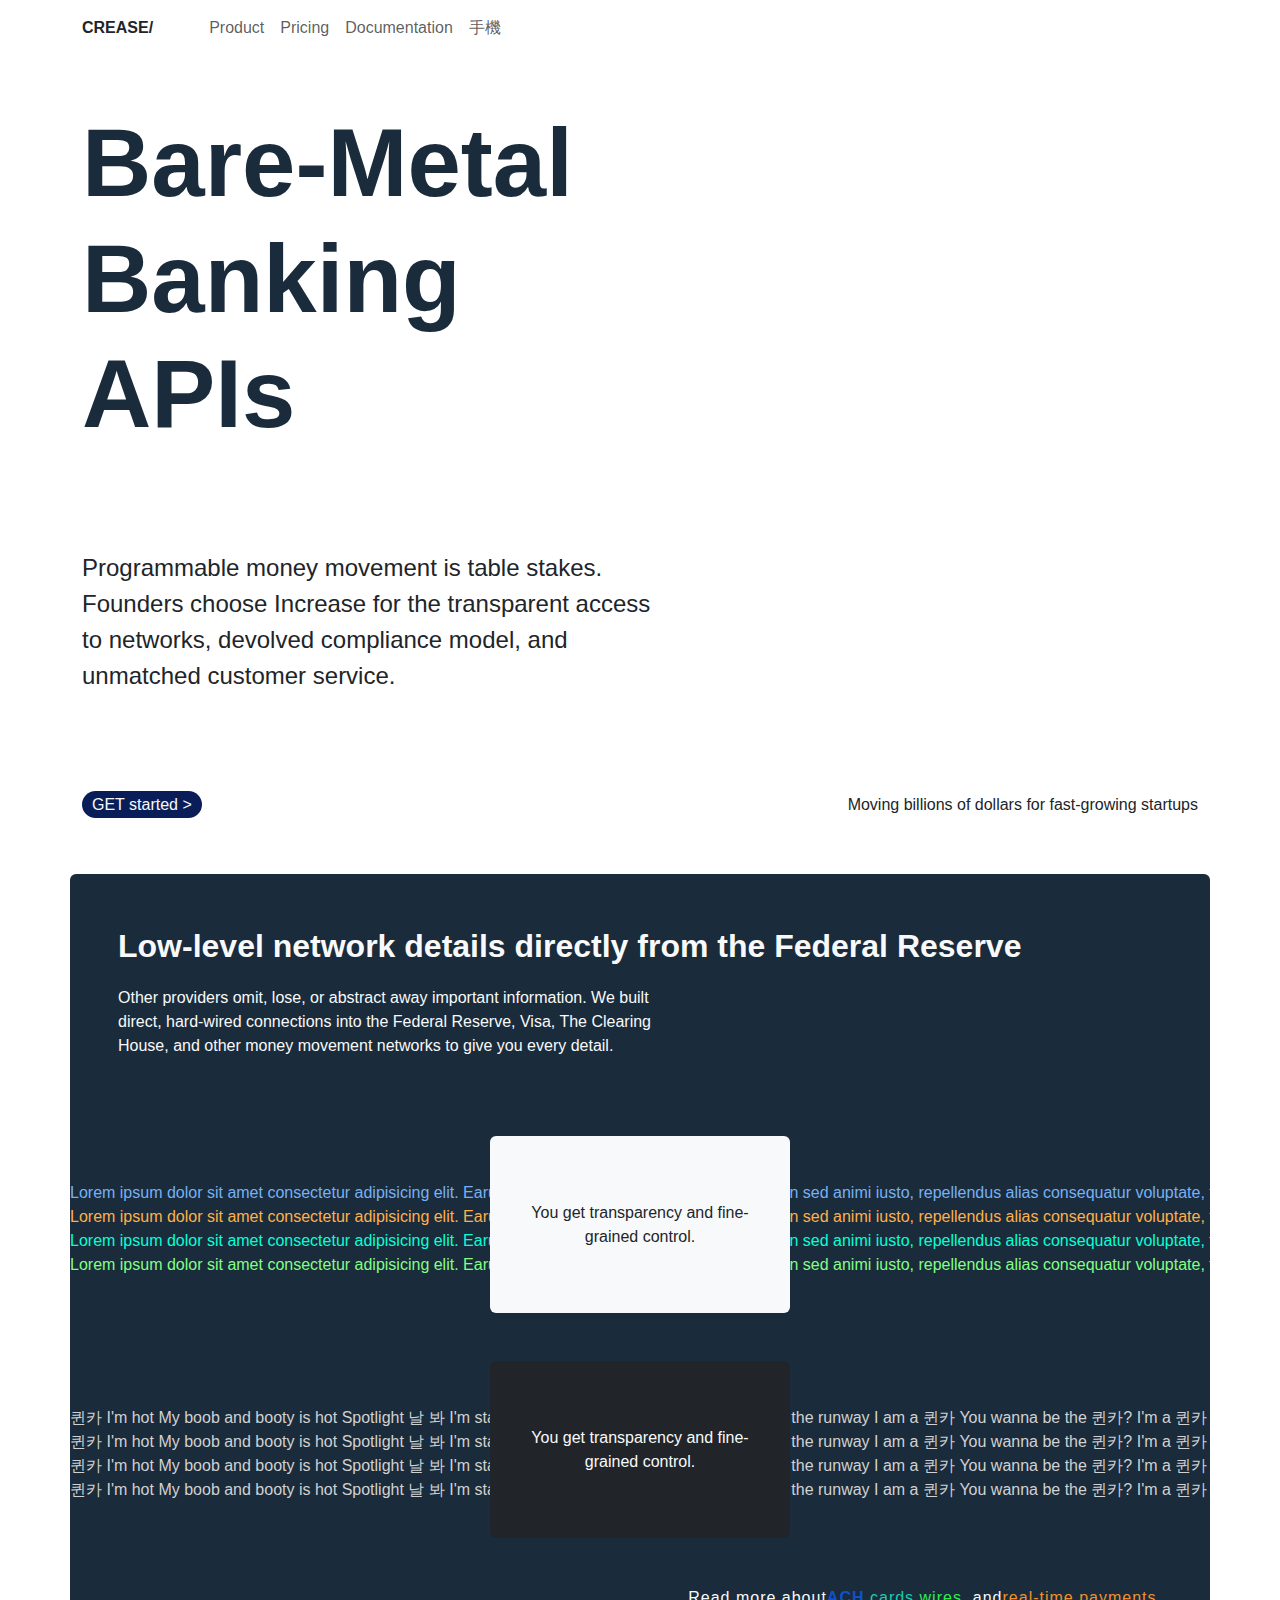
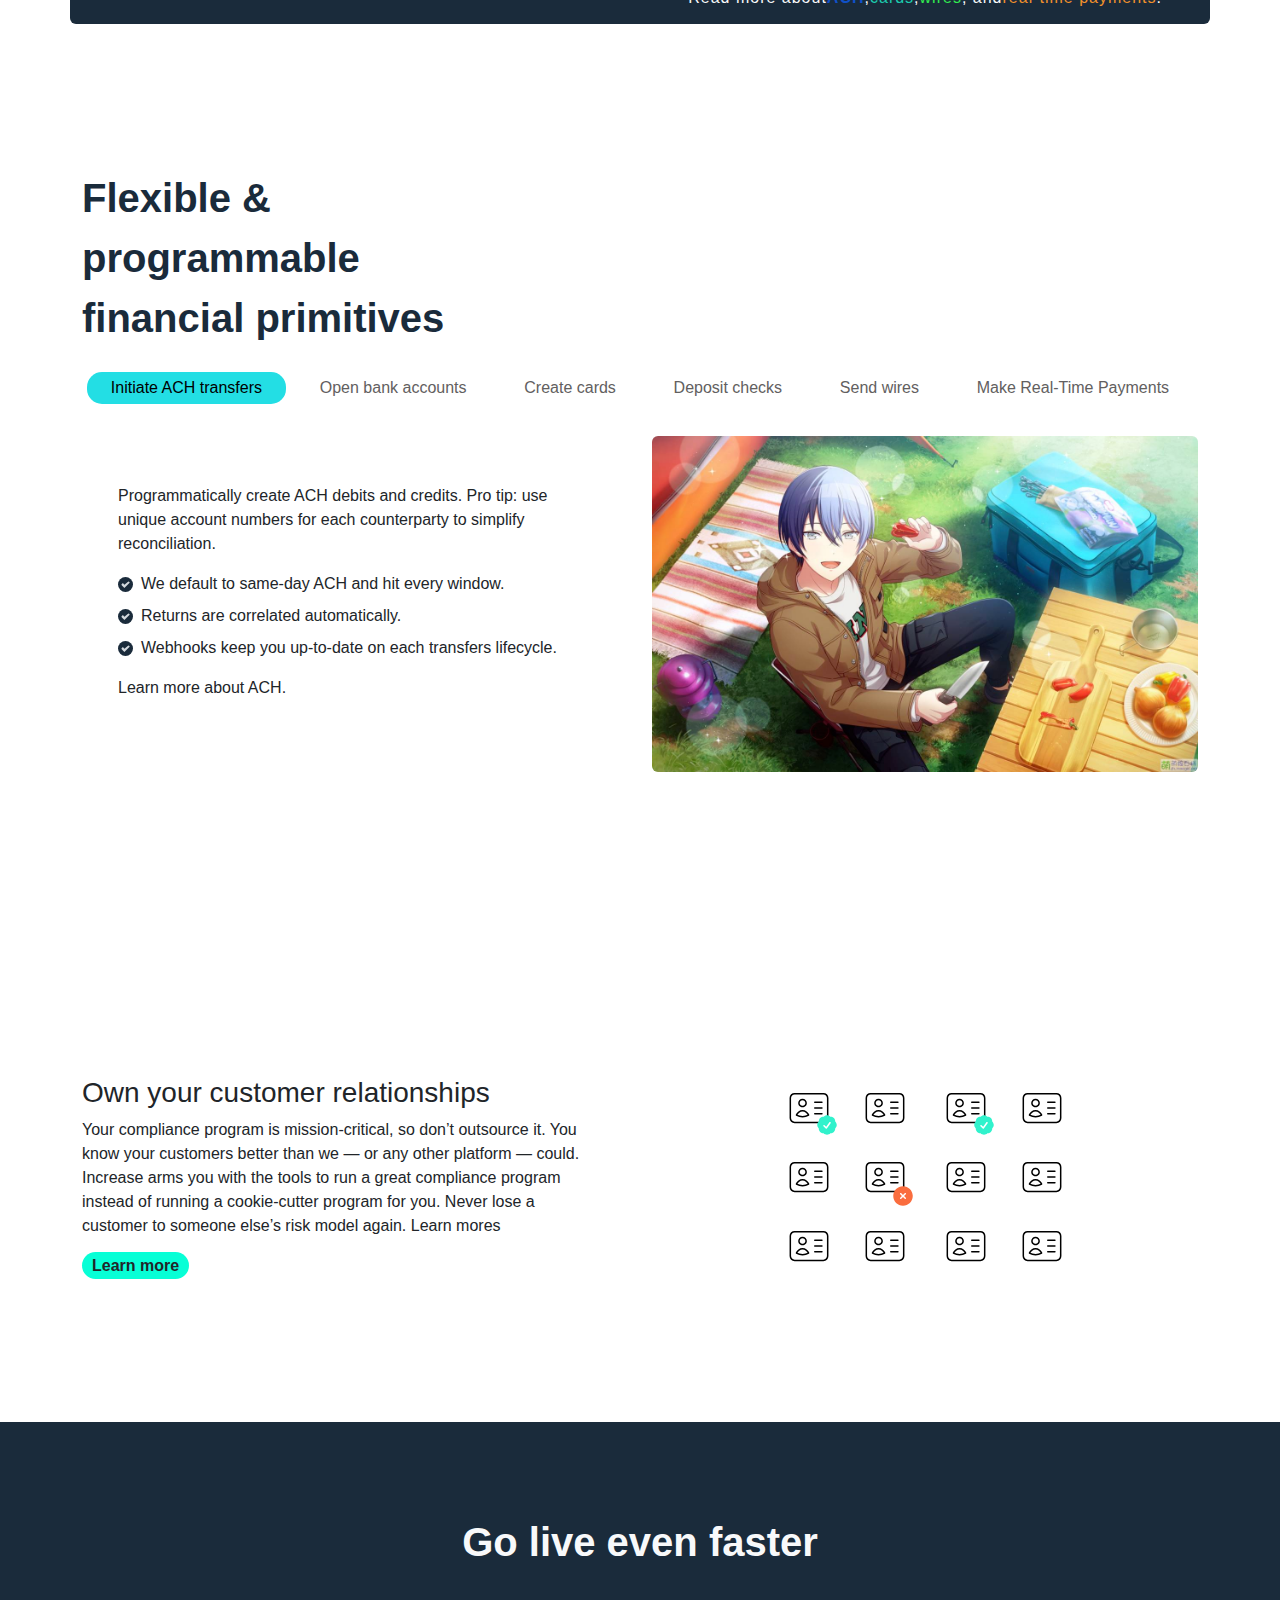
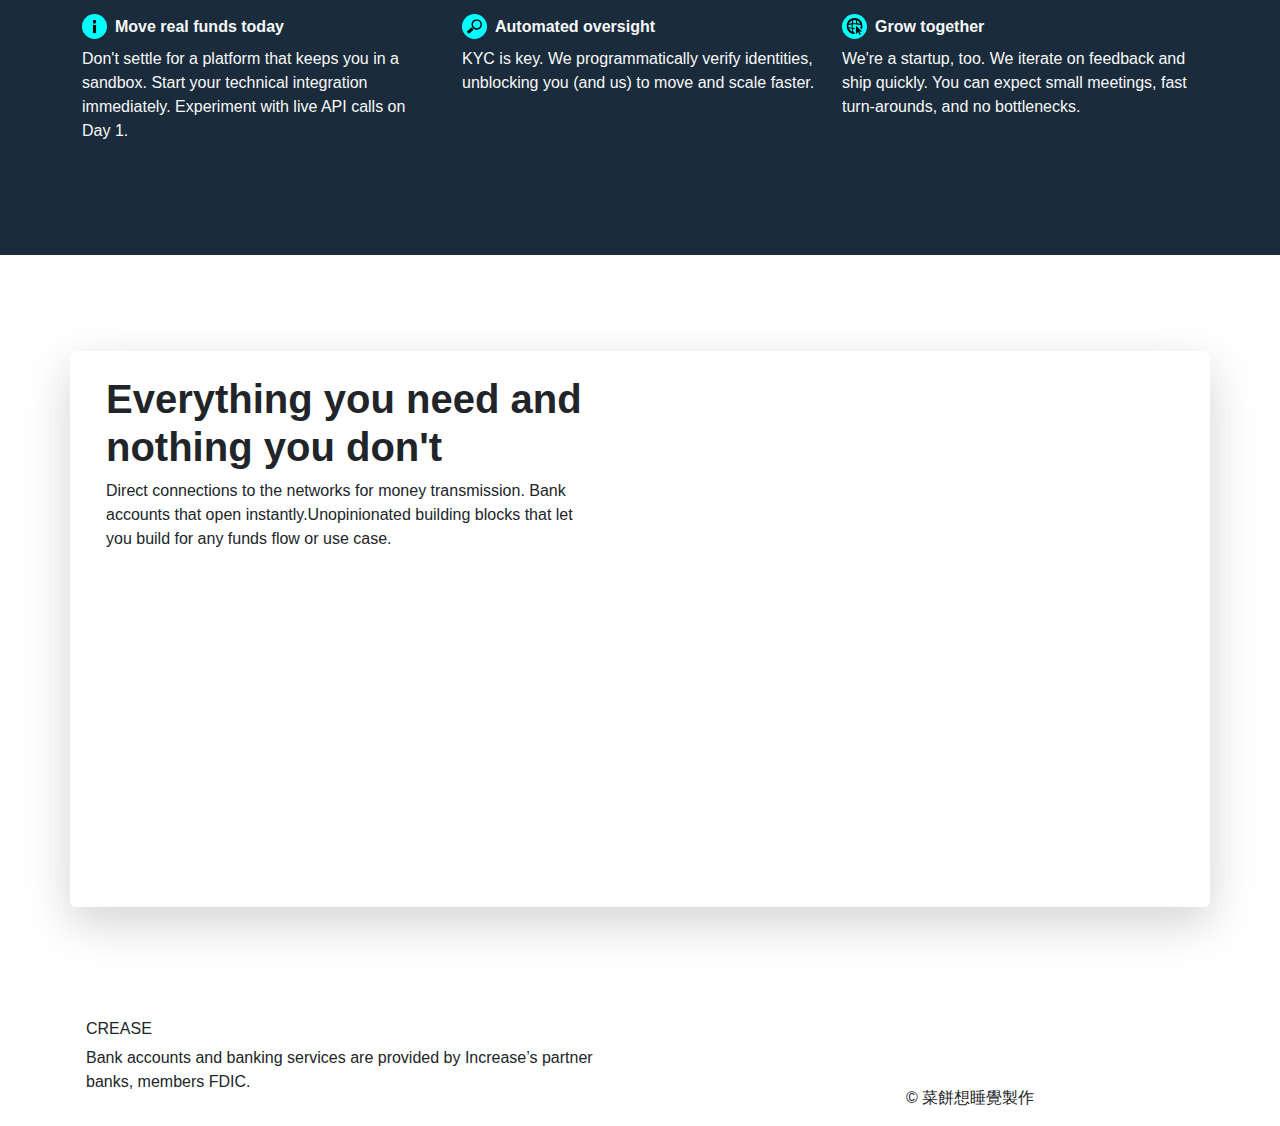
<file: index.html>
<!DOCTYPE html>
<html lang="en">

<head>
    <meta charset="UTF-8">
    <meta name="viewport" content="width=device-width, initial-scale=1.0">
    <title>Document</title>
    <link rel="stylesheet" href="./css/bootstrap.min.css">
    <link rel="stylesheet" href="./css/index.css">
    <link href="https://unpkg.com/aos@2.3.1/dist/aos.css" rel="stylesheet">
    <script src="./js/bootstrap.min.js"></script>
    <script src="./js/jquery-3.6.1.min.js"></script>
    <script src="https://unpkg.com/aos@2.3.1/dist/aos.js"></script>
</head>

<body>
    <header>
        <nav class="navbar navbar-expand-lg">
            <div class="container">
                <div class="nanbar-brand fw-bold">CREASE/</div>
                <button type="button" class="navbar-toggler" data-bs-toggle="collapse" data-bs-target="#nav">
                    <span class="navbar-toggler-icon"></span>
                </button>
                <div class="collapse navbar-collapse ms-5" id="nav">
                    <ul class="navbar-nav">
                        <li class="nav-item">
                            <a href="" class="nav-link">Product</a>
                        </li>
                        <li class="nav-item">
                            <a href="" class="nav-link">Pricing</a>
                        </li>
                        <li class="nav-item">
                            <a href="" class="nav-link">Documentation</a>
                        </li>
                        <li class="nav-item">
                            <a href="" class="nav-link"
                                onclick="window.open('index.html','_blank','top=50,left=50,width=500px,height=700px')">手機</a>
                        </li>
                    </ul>
                </div>
            </div>
        </nav>
    </header>
    <section class="container pt-2">
        <div class="row cover justify-content-center align-items-center">
            <h1 class="fw-bold mb-3 cover-title" style="color: #1a2b3b;">
                Bare-Metal <br>
                Banking <br>
                APIs
            </h1>
            <article class="lh-base fs-4">
                Programmable money movement is table stakes. <br>
                Founders choose Increase for the transparent access<br>
                to networks, devolved compliance model, and <br>
                unmatched customer service.
            </article>
            <div class="col-lg-6 my-3">
                <div>
                    <a href="" class="cover-link text-light fs-6">GET started ></a>
                </div>
            </div>
            <div class="col-lg-6 my-3">
                <span class="d-flex justify-content-end align-items-end">
                    Moving billions of dollars for fast-growing startups
                </span>
            </div>

        </div>
    </section>
    <section class="mb-5">
        <div class="container">
            <div class="row body2-bg rounded">
                <div class="col-12 p-5  text-light ">
                    <div class="fw-bold fs-2 w-auto">
                        Low-level network details directly from the Federal Reserve
                    </div>
                    <div class="w-auto my-3">
                        Other providers omit, lose, or abstract away important information. We built <br>
                        direct, hard-wired connections into the Federal Reserve, Visa, The Clearing <br>
                        House, and other money movement networks to give you every detail.
                    </div>
                </div>
                <div class="col-12 d-flex justify-content-between align-items-center run_container flex-column"
                    style="overflow: hidden;">
                    <div class="runbox text-light">
                        <div class="run_item">
                            <p class="my-0 run_text"  style="color: #76b1f4;">Lorem ipsum dolor sit amet consectetur adipisicing elit. Earum
                                consectetur
                                dolores optio odio
                                enim non sed animi iusto, repellendus alias consequatur voluptate, facere, facilis ut
                                numquam sint voluptatibus quis voluptatum?
                            </p>
                            <p class="my-0 run_text" style="color: rgb(255, 176, 73);">Lorem ipsum dolor sit amet consectetur adipisicing elit. Earum
                                consectetur
                                dolores optio odio
                                enim non sed animi iusto, repellendus alias consequatur voluptate, facere, facilis ut
                                numquam sint voluptatibus quis voluptatum?
                            </p>
                            <p class="my-0 run_text" style="color: #07ffd6;">Lorem ipsum dolor sit amet consectetur adipisicing elit. Earum
                                consectetur
                                dolores optio odio
                                enim non sed animi iusto, repellendus alias consequatur voluptate, facere, facilis ut
                                numquam sint voluptatibus quis voluptatum?
                            </p>
                            <p class="my-0 run_text" style="color: #83fe83;">Lorem ipsum dolor sit amet consectetur adipisicing elit. Earum
                                consectetur
                                dolores optio odio
                                enim non sed animi iusto, repellendus alias consequatur voluptate, facere, facilis ut
                                numquam sint voluptatibus quis voluptatum?
                            </p>
                        </div>
                        <div class="run_item">
                            <p class="my-0 run_text"  style="color: #76b1f4;">Lorem ipsum dolor sit amet consectetur adipisicing elit. Earum
                                consectetur
                                dolores optio odio
                                enim non sed animi iusto, repellendus alias consequatur voluptate, facere, facilis ut
                                numquam sint voluptatibus quis voluptatum?
                            </p>
                            <p class="my-0 run_text" style="color: rgb(255, 176, 73);">Lorem ipsum dolor sit amet consectetur adipisicing elit. Earum
                                consectetur
                                dolores optio odio
                                enim non sed animi iusto, repellendus alias consequatur voluptate, facere, facilis ut
                                numquam sint voluptatibus quis voluptatum?
                            </p>
                            <p class="my-0 run_text" style="color: #07ffd6;">Lorem ipsum dolor sit amet consectetur adipisicing elit. Earum
                                consectetur
                                dolores optio odio
                                enim non sed animi iusto, repellendus alias consequatur voluptate, facere, facilis ut
                                numquam sint voluptatibus quis voluptatum?
                            </p>
                            <p class="my-0 run_text" style="color: #83fe83;">Lorem ipsum dolor sit amet consectetur adipisicing elit. Earum
                                consectetur
                                dolores optio odio
                                enim non sed animi iusto, repellendus alias consequatur voluptate, facere, facilis ut
                                numquam sint voluptatibus quis voluptatum?
                            </p>
                        </div>

                    </div>
                    <div
                        class="body2-box bg-light text-dark rounded  d-flex justify-content-center align-items-center text-center item">
                        You get transparency and fine-grained control.
                    </div>
                    <div class="runbox2">
                        <div class="text-light">
                            <p class="m-0" style="color: #d1d1d1;">퀸카 I'm hot My boob and booty is hot Spotlight 날 봐 I'm star, star, star퀸카 I'm the top
                                I'm twerkin' on the runway I am a 퀸카 You wanna be the 퀸카? I'm a 퀸카 I'm a 퀸카 I'm a, I'm a, I'm a 퀸카
                                I'm a 퀸카 (take a photo) I'm a 퀸카 I'm a 퀸카 I'm a, I'm a, I'm a 퀸카 I'm a 퀸카
                            </p>
                            <p class="m-0" style="color: #d1d1d1;">퀸카 I'm hot My boob and booty is hot Spotlight 날 봐 I'm star, star, star퀸카 I'm the top
                                I'm twerkin' on the runway I am a 퀸카 You wanna be the 퀸카? I'm a 퀸카 I'm a 퀸카 I'm a, I'm a, I'm a 퀸카
                                I'm a 퀸카 (take a photo) I'm a 퀸카 I'm a 퀸카 I'm a, I'm a, I'm a 퀸카 I'm a 퀸카
                            </p>
                            <p class="m-0"  style="color: #d1d1d1;">퀸카 I'm hot My boob and booty is hot Spotlight 날 봐 I'm star, star, star퀸카 I'm the top
                                I'm twerkin' on the runway I am a 퀸카 You wanna be the 퀸카? I'm a 퀸카 I'm a 퀸카 I'm a, I'm a, I'm a 퀸카
                                I'm a 퀸카 (take a photo) I'm a 퀸카 I'm a 퀸카 I'm a, I'm a, I'm a 퀸카 I'm a 퀸카
                            </p>
                            <p class="m-0" style="color: #d1d1d1;">퀸카 I'm hot My boob and booty is hot Spotlight 날 봐 I'm star, star, star퀸카 I'm the top
                                I'm twerkin' on the runway I am a 퀸카 You wanna be the 퀸카? I'm a 퀸카 I'm a 퀸카 I'm a, I'm a, I'm a 퀸카
                                I'm a 퀸카 (take a photo) I'm a 퀸카 I'm a 퀸카 I'm a, I'm a, I'm a 퀸카 I'm a 퀸카
                            </p>
                            
                        </div>
                        <div class="text-light">
                            <p class="m-0" style="color: #76b1f4;">퀸카 I'm hot My boob and booty is hot Spotlight 날 봐 I'm star, star, star퀸카 I'm the top
                                I'm twerkin' on the runway I am a 퀸카 You wanna be the 퀸카? I'm a 퀸카 I'm a 퀸카 I'm a, I'm a, I'm a 퀸카
                                I'm a 퀸카 (take a photo) I'm a 퀸카 I'm a 퀸카 I'm a, I'm a, I'm a 퀸카 I'm a 퀸카
                            </p>
                            <p class="m-0" style="color: rgb(255, 176, 73);">퀸카 I'm hot My boob and booty is hot Spotlight 날 봐 I'm star, star, star퀸카 I'm the top
                                I'm twerkin' on the runway I am a 퀸카 You wanna be the 퀸카? I'm a 퀸카 I'm a 퀸카 I'm a, I'm a, I'm a 퀸카
                                I'm a 퀸카 (take a photo) I'm a 퀸카 I'm a 퀸카 I'm a, I'm a, I'm a 퀸카 I'm a 퀸카
                            </p>
                            <p class="m-0" style="color: #07ffd6;">퀸카 I'm hot My boob and booty is hot Spotlight 날 봐 I'm star, star, star퀸카 I'm the top
                                I'm twerkin' on the runway I am a 퀸카 You wanna be the 퀸카? I'm a 퀸카 I'm a 퀸카 I'm a, I'm a, I'm a 퀸카
                                I'm a 퀸카 (take a photo) I'm a 퀸카 I'm a 퀸카 I'm a, I'm a, I'm a 퀸카 I'm a 퀸카
                            </p>
                            <p class="m-0" style="color: #83fe83;">퀸카 I'm hot My boob and booty is hot Spotlight 날 봐 I'm star, star, star퀸카 I'm the top
                                I'm twerkin' on the runway I am a 퀸카 You wanna be the 퀸카? I'm a 퀸카 I'm a 퀸카 I'm a, I'm a, I'm a 퀸카
                                I'm a 퀸카 (take a photo) I'm a 퀸카 I'm a 퀸카 I'm a, I'm a, I'm a 퀸카 I'm a 퀸카
                            </p>
                        </div>
                    </div>
                    <div
                        class="body2-box bg-dark text-light rounded d-flex justify-content-center align-items-center my-5 text-center item">
                        You get transparency and fine-grained control.
                    </div>
                </div>
                <div class="col-12 text-light d-flex justify-content-end pe-5" style="letter-spacing: 1px;">
                    Read more about <span style="color: rgb(16, 81, 201);font-weight: 800;">ACH</span>,<span
                        style="color:#1ccdb0 ;">cards</span> ,<span style="color: rgb(49, 236, 80);">wires</span> , and
                    <span style="color: rgb(241, 145, 43);">real-time payments</span> .
                </div>
            </div>
        </div>
    </section>
    <section class="p-5">
        <div class="container body3-box my-lg-5 my-3" style=" overflow: hidden;">
            <div class="row ">
                <div class="col-12 fw-bold fs-1 mb-4" style="color: #1a2b3b;">
                    Flexible & <br>
                    programmable <br>
                    financial primitives
                </div>
                <div class="w-100 overflow-auto body3-button">
                    <ul style="list-style-type: none;" class="d-flex justify-content-lg-around click-eve p-0">

                    </ul>
                </div>
                <div class="col-lg-6 col-12 p-lg-5 p-3 body3-data-box my-lg-3 my-3">
                </div>
                <div class="col-lg-6 col-12 body3-data-img my-lg-3 my-3">
                </div>

                <div class="d-lg-flex shadow-lg" data-aos="zoom-in">
                    <div class="col-12 col-lg-4 my-lg-5 my-3 d-flex justify-content-center align-items-center" >
                        <div>
                            <h3>MODEMR Treasury</h3>
                        </div>
                    </div>
                    <div class="col-12 col-lg-8 my-lg-5 my-lg-3">
                        <div class="mb-4">
                            “Increase has been an invaluable banking partner to Modern Treasury. They support innovative,
                            fast growing customers looking for high quality banking technology, and get our mutual customers
                            moving money quickly. They understand the importance of speed to market and provide the right
                            tools for building financial products.”
                        </div>
                        <div>
                            Dimitri Dadiomov <span style="color: #07ffd6; font-weight: bolder;">/</span>
                            CEO, Modern Treasury
                        </div>
                    </div>
                </div>


                <div class="col-lg-6 col-12 my-5">
                    <div class="pe-lg-5">
                        <h3>Own your customer relationships</h3>
                        <p>Your compliance program is mission-critical, so don’t outsource it. You know your customers
                            better than we — or any other platform — could. Increase arms you with the tools to run a
                            great compliance program instead of running a cookie-cutter program for you. Never lose a
                            customer to someone else’s risk model again.
                            Learn mores
                        </p>
                        <a href="" class="cover-link text-dark fw-bold fs-6" style="background-color: #07ffd6;">Learn
                            more</a>

                    </div>
                </div>
                <div class="col-lg-6 col-12 my-lg-5 my-3 d-flex justify-content-center align-items-center">
                    <div>
                        <img src="./images/body4.svg" alt="">
                    </div>
                </div>
            </div>
        </div>
    </section>
    <section style="background-color: #1a2b3b;" class="p-5">
        <div class="container py-5">
            <div class="row text-light">
                <h1 class="text-center fw-bold mb-5">Go live even faster</h1>
                <div class="col-lg-4">
                    <div>
                        <div class="d-flex mb-2">
                            <div class="me-2">
                                <img src="./images/!.svg" alt="" style="width: 25px;">
                            </div>
                            <h6 class="fw-bold d-flex align-items-center m-0 ">Move real funds today</h6>
                        </div>
                        <p>Don't settle for a platform that keeps you in a sandbox. Start your technical integration
                            immediately. Experiment with live API calls on Day 1.</p>
                    </div>
                </div>
                <div class="col-lg-4">
                    <div>
                        <div class="d-flex mb-2">
                            <div class="me-2">
                                <img src="./images/1.svg" alt="" style="width: 25px;">
                            </div>
                            <h6 class="fw-bold d-flex align-items-center m-0">Automated oversight</h6>
                        </div>
                        <p>KYC is key. We programmatically verify identities, unblocking you (and us) to move and scale
                            faster.</p>
                    </div>
                </div>
                <div class="col-lg-4">
                    <div>
                        <div class="d-flex mb-2">
                            <div class="me-2">
                                <img src="./images/網際網路.svg" alt="" style="width: 25px;">
                            </div>
                            <h6 class="fw-bold d-flex align-items-center m-0">Grow together</h6>
                        </div>
                        <p>We're a startup, too. We iterate on feedback and ship quickly. You can expect small meetings,
                            fast turn-arounds, and no bottlenecks.</p>
                    </div>
                </div>
            </div>
        </div>
    </section>
    <section class="p-5 my-5">
        <div class="container ">
            <div class="row shadow-lg rounded p-4">
                <h1 class="fw-bold">Everything you need and <br> nothing you don't</h1>
                <p>Direct connections to the networks for money transmission. Bank <br>
                    accounts that open instantly.Unopinionated building blocks that let <br>
                    you build for any funds flow or use case.</p>
                <div class="d-lg-flex mt-4" data-aos="fade-left">
                    <div class="col-lg-4 col-12 mb-lg-0 mb-4">
                        <div class="mb-3 d-flex align-items-center">
                            <img src="./images/音樂.svg" alt="" class="body5-icon">
                            <a href="" class="body5-link ">ACH</a>
                        </div>
                        <p>Originate ACH credits and debits, validate account numbers with pre-notifications and store
                            commonly accessed details.</p>
                    </div>
                    <div class="col-lg-4 col-12 mb-lg-0 mb-4">
                        <div class="mb-3 d-flex align-items-center">
                            <img src="./images/信封.svg" alt="" class="body5-icon">
                            <a href="" class="body5-link">Bank Accounts</a>
                        </div>
                        <p>Commercial or consumer, FDIC insurance, unlimited account numbers.</p>
                    </div>
                    <div class="col-lg-4 col-12 mb-lg-0 mb-4">
                        <div class="mb-3 d-flex align-items-center">
                            <img src="./images/購物車.svg" alt="" class="body5-icon">
                            <a href="" class="body5-link">Cards</a>
                        </div>
                        <p>Issue cards with custom art to businesses or consumers. Approve authorizations in real-time,
                            or configure limits programmatically.</p>
                    </div>
                </div>
                <div class="d-lg-flex mt-lg-4" data-aos="fade-left">
                    <div class="col-lg-4 col-12 mb-lg-0 mb-4">
                        <div class="mb-3 d-flex align-items-center">
                            <img src="./images/日期.svg" alt="" class="body5-icon">
                            <a href="" class="body5-link">Checks</a>
                        </div>
                        <p>Send branded checks anywhere in the world with one API call. Or deposit checks via API or the
                            dashboard.</p>
                    </div>
                    <div class="col-lg-4 col-12 mb-lg-0 mb-4">
                        <div class="mb-3 d-flex align-items-center">
                            <img src="./images/房子.svg" alt="" class="body5-icon">
                            <a href="" class="body5-link">Real-Time Payments</a>
                        </div>
                        <p>Transmit money to accounts at most major banks in seconds, not days.</p>
                    </div>
                    <div class="col-lg-4 col-12 mb-lg-0 mb-4">
                        <div class="mb-3 d-flex align-items-center">
                            <img src="./images/wife.svg" alt="" class="body5-icon">
                            <a href="" class="body5-link">Wires</a>
                        </div>
                        <p>The original instantaneous money transfer. Send money anywhere, anytime Fedwire is open.</p>
                    </div>
                </div>
            </div>
        </div>
    </section>
    <footer>
        <div class="container p-3">
            <div class="row">
                <div class="col-lg-6 col-12 mb-lg-0 mb-4">
                    <h6>CREASE</h6>
                    <p>Bank accounts and banking services are provided by Increase’s partner banks, members FDIC.</p>
                </div>
                <div class="col-lg-1 col-12"></div>
                <div class="col-lg-5 col-12 d-flex justify-content-center align-items-end">
                    &copy; 菜餅想睡覺製作
                </div>
            </div>
        </div>
    </footer>
    <script>
        AOS.init()
    </script>
    <script src="./js/data.js"></script>
    <script src="./js/index.js"></script>
</body>

</html>
</file>
<file: css/index.css>
* {
    padding: 0;
    margin: 0;
}

body {
    user-select: none;
    font-family: "Untitled Sans", sans-serif;
    overflow-x: hidden;
}

.cover-link {
    padding: 5px 10px;
    border-radius: 15px;
    background-color: #091e59;
    text-decoration: none;
}

.cover {
    min-height: 90vh;
    height: 100%;
}

.cover-title {
    font-size: 6em;
}

#body1 {
    min-height: 90vh;
}

.body2-bg {
    background-color: rgb(26 43 59);
    min-height: 750px;
    height: 100%;
}

.body2-box {
    max-width: 300px;
    min-height: 170px;
    width: 100%;
    height: 100%;
    padding: 15px;
    display: flex;
    justify-content: center;
    z-index: 999;

}

.body3-box {
    min-height: 100vh;
}
/* .body3-button::-webkit-scrollbar{
    display: none;
} */
.no-click {
    border-radius: 15px;
    display: flex;
    justify-content: center;
    align-items: center;
    cursor: pointer;
    color: #626060;
    white-space: nowrap;
}

.click {
    color: #000;
    background-color: #23dee4;
}

.body3-img {
    max-width: 550px;
    width: 100%;
}

.body5-link {
    text-decoration: none;
    color: #1a2b3b;
}

.run_container {
    position: relative;
}

.runbox,.runbox2 {
    width: 100%;
    margin: 45px;
    white-space: nowrap;
    position: absolute;
    z-index: 0;
    display: flex;
    justify-content: space-between;
    align-items: center;
    animation: run 15s infinite linear;
}
.runbox2{
    margin: 270px;
    animation: run2 15s infinite linear;
}
@keyframes run {
    to {
        transform: translateX(-138%);
    }
}
@keyframes run2 {
    100%{
        transform: translateX(-170%);
    }
}

.body5-icon{
    max-width: 30px;
    width: 100%;
    margin-right: 10px;
}
</file>
